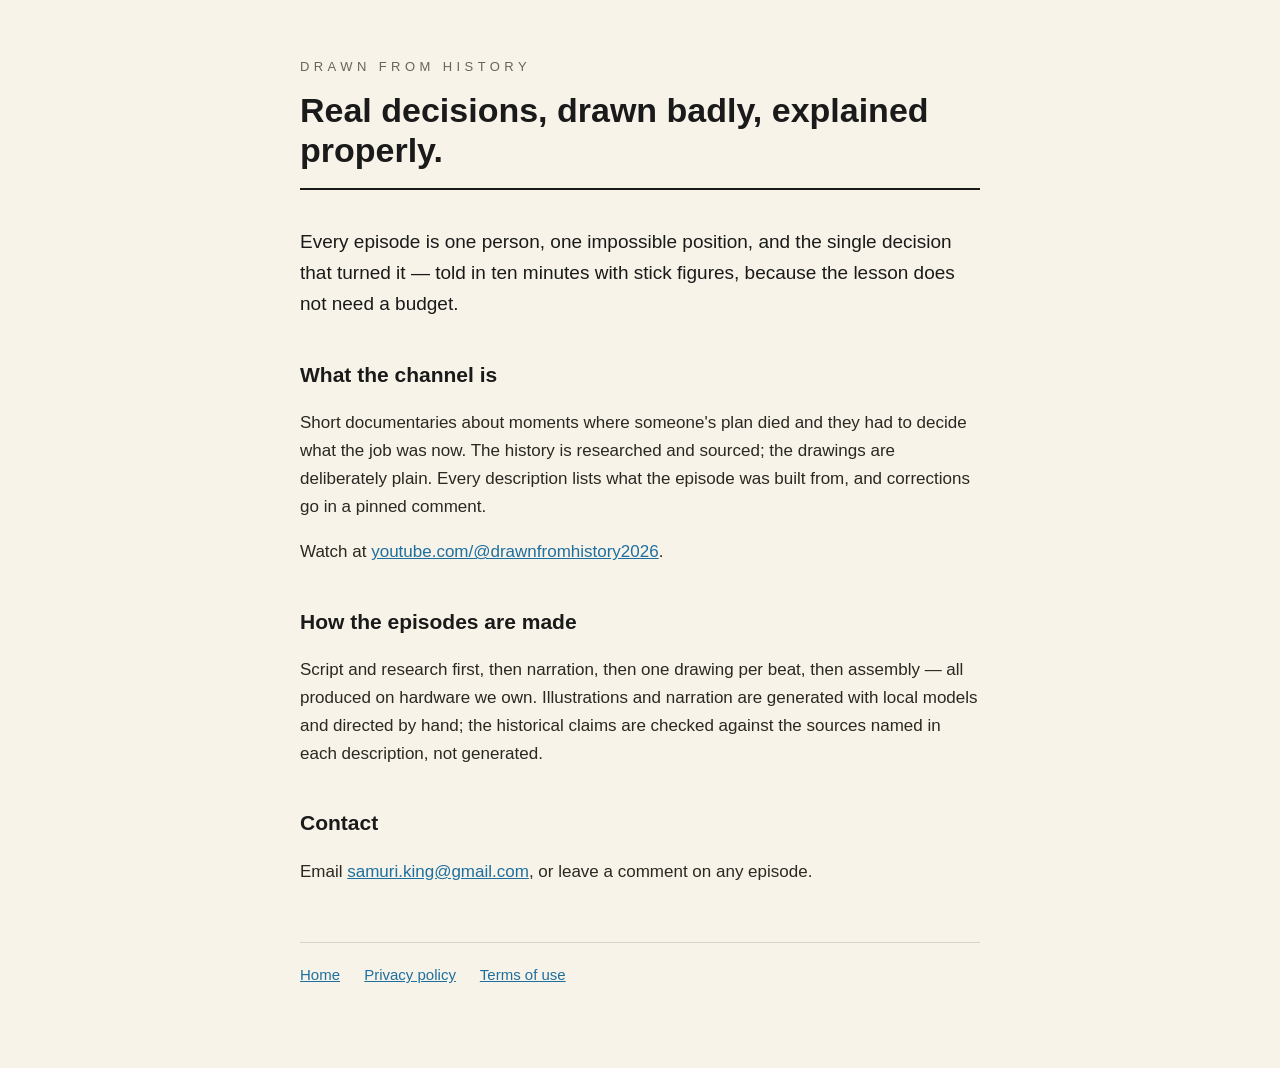
<file: index.html>
<!doctype html>
<html lang="en">
<head>
<meta charset="utf-8">
<meta name="viewport" content="width=device-width, initial-scale=1">
<title>Drawn From History</title>
<meta name="description" content="Real decisions, drawn badly, explained properly. Ten-minute stick-figure history, one decision per episode.">
<link rel="stylesheet" href="style.css">
</head>
<body>
<main>
  <header>
    <p class="brand">Drawn From History</p>
    <h1>Real decisions, drawn badly, explained properly.</h1>
  </header>

  <p class="tagline">Every episode is one person, one impossible position, and the single decision that turned
  it &mdash; told in ten minutes with stick figures, because the lesson does not need a budget.</p>

  <h2>What the channel is</h2>
  <p>Short documentaries about moments where someone's plan died and they had to decide what the job was now.
  The history is researched and sourced; the drawings are deliberately plain. Every description lists what the
  episode was built from, and corrections go in a pinned comment.</p>
  <p>Watch at <a href="https://www.youtube.com/@drawnfromhistory2026">youtube.com/@drawnfromhistory2026</a>.</p>

  <h2>How the episodes are made</h2>
  <p>Script and research first, then narration, then one drawing per beat, then assembly &mdash; all produced on
  hardware we own. Illustrations and narration are generated with local models and directed by hand; the
  historical claims are checked against the sources named in each description, not generated.</p>

  <h2>Contact</h2>
  <p>Email <a href="mailto:samuri.king@gmail.com">samuri.king@gmail.com</a>, or leave a comment on any episode.</p>

  <nav>
    <a href="/">Home</a>
    <a href="privacy.html">Privacy policy</a>
    <a href="terms.html">Terms of use</a>
  </nav>
</main>
</body>
</html>
</file>
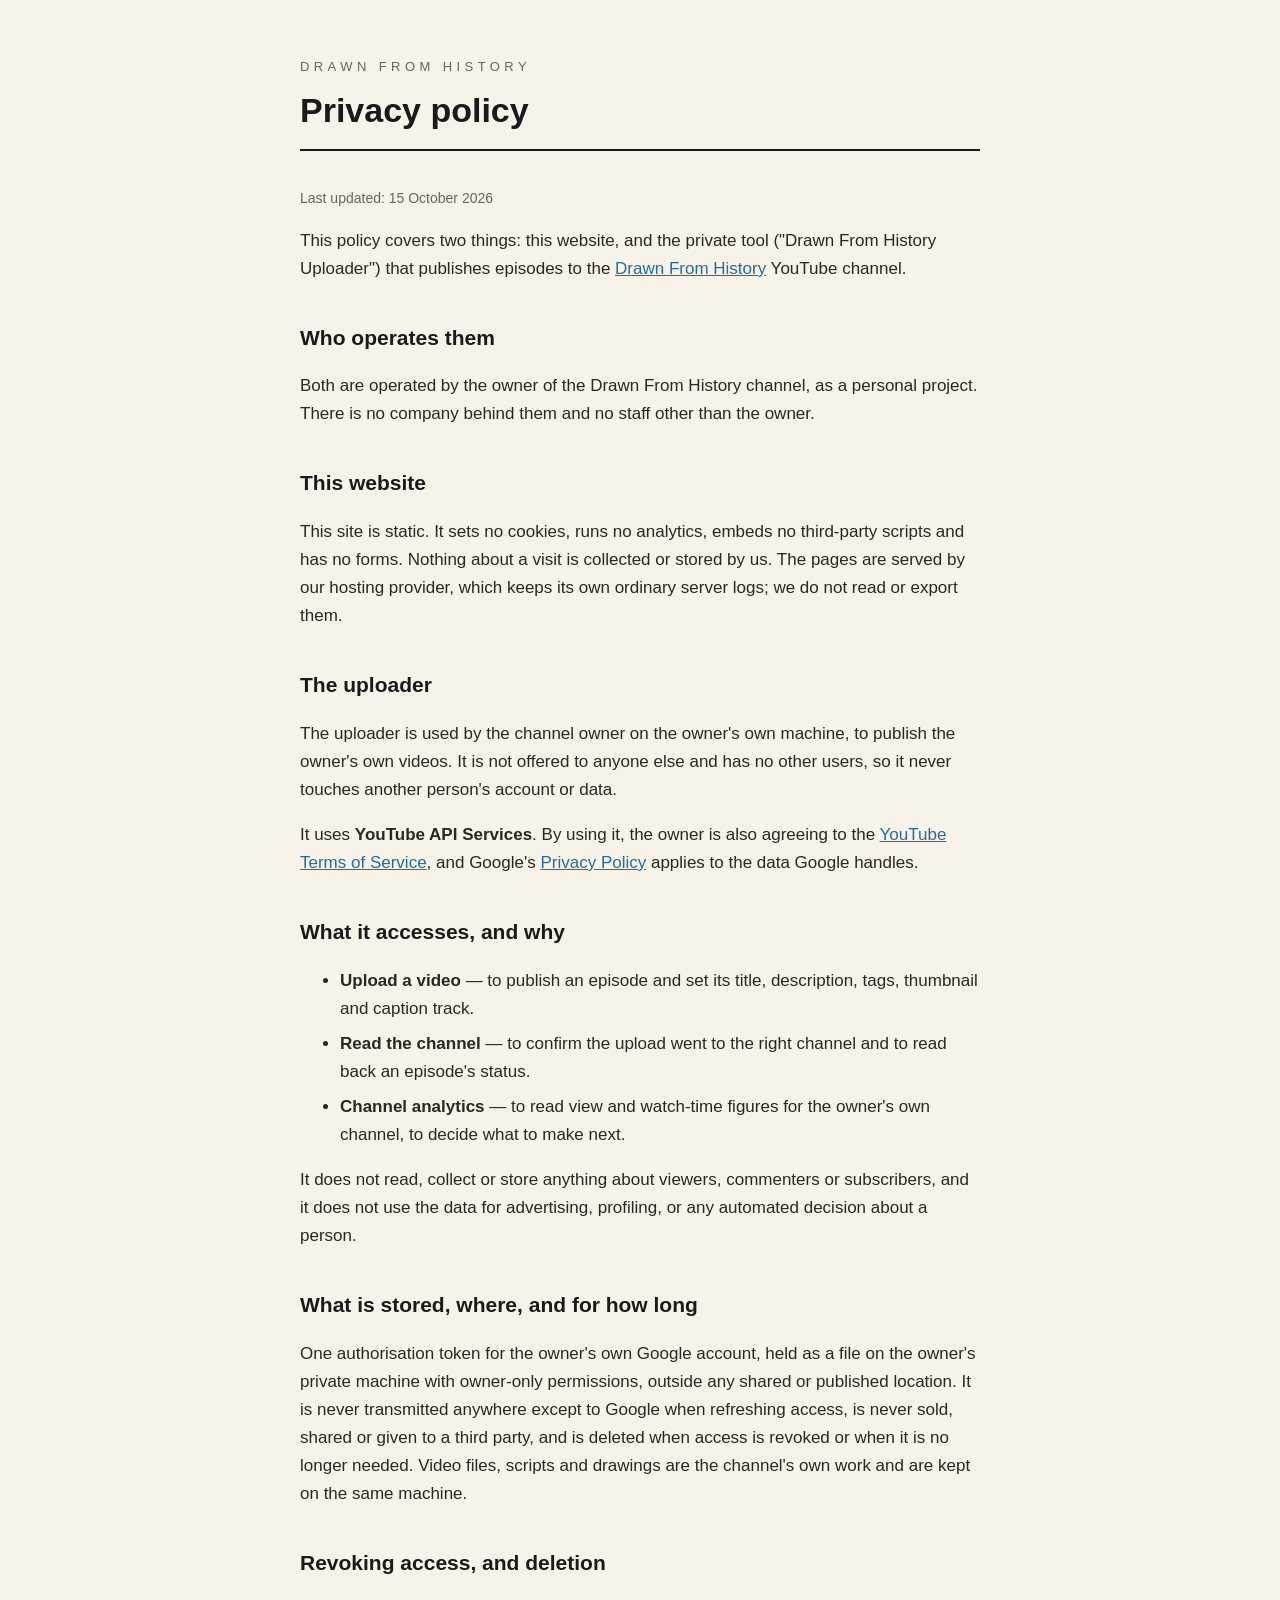
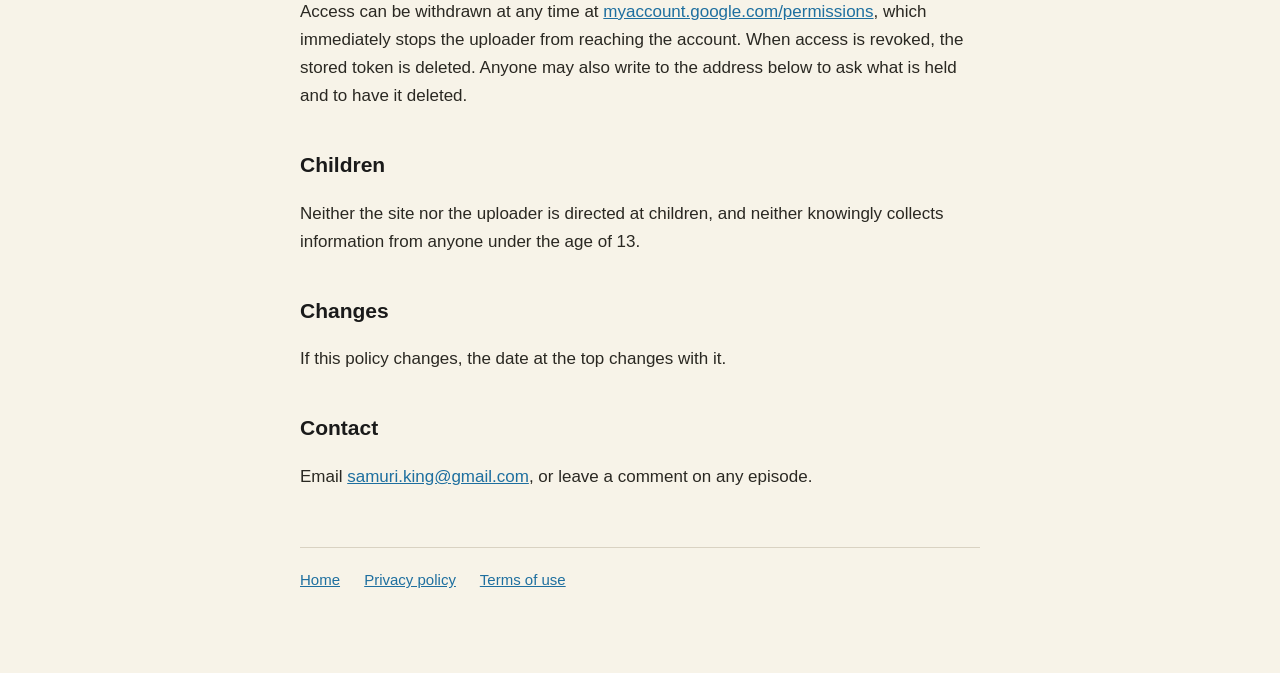
<file: privacy.html>
<!doctype html>
<html lang="en">
<head>
<meta charset="utf-8">
<meta name="viewport" content="width=device-width, initial-scale=1">
<title>Privacy policy &mdash; Drawn From History</title>
<meta name="description" content="How the Drawn From History uploader handles data, and how to revoke its access.">
<link rel="stylesheet" href="style.css">
</head>
<body>
<main>
  <header>
    <p class="brand">Drawn From History</p>
    <h1>Privacy policy</h1>
  </header>
  <p class="updated">Last updated: 15 October 2026</p>

  <p>This policy covers two things: this website, and the private tool ("Drawn From History Uploader") that
  publishes episodes to the <a href="https://www.youtube.com/@drawnfromhistory2026">Drawn From History</a>
  YouTube channel.</p>

  <h2>Who operates them</h2>
  <p>Both are operated by the owner of the Drawn From History channel, as a personal project. There is no company
  behind them and no staff other than the owner.</p>

  <h2>This website</h2>
  <p>This site is static. It sets no cookies, runs no analytics, embeds no third-party scripts and has no forms.
  Nothing about a visit is collected or stored by us. The pages are served by our hosting provider, which keeps
  its own ordinary server logs; we do not read or export them.</p>

  <h2>The uploader</h2>
  <p>The uploader is used by the channel owner on the owner's own machine, to publish the owner's own videos. It
  is not offered to anyone else and has no other users, so it never touches another person's account or data.</p>
  <p>It uses <strong>YouTube API Services</strong>. By using it, the owner is also agreeing to the
  <a href="https://www.youtube.com/t/terms">YouTube Terms of Service</a>, and Google's
  <a href="https://policies.google.com/privacy">Privacy Policy</a> applies to the data Google handles.</p>

  <h2>What it accesses, and why</h2>
  <ul>
    <li><strong>Upload a video</strong> &mdash; to publish an episode and set its title, description, tags,
      thumbnail and caption track.</li>
    <li><strong>Read the channel</strong> &mdash; to confirm the upload went to the right channel and to read back
      an episode's status.</li>
    <li><strong>Channel analytics</strong> &mdash; to read view and watch-time figures for the owner's own
      channel, to decide what to make next.</li>
  </ul>
  <p>It does not read, collect or store anything about viewers, commenters or subscribers, and it does not use
  the data for advertising, profiling, or any automated decision about a person.</p>

  <h2>What is stored, where, and for how long</h2>
  <p>One authorisation token for the owner's own Google account, held as a file on the owner's private machine
  with owner-only permissions, outside any shared or published location. It is never transmitted anywhere except
  to Google when refreshing access, is never sold, shared or given to a third party, and is deleted when access is
  revoked or when it is no longer needed. Video files, scripts and drawings are the channel's own work and are
  kept on the same machine.</p>

  <h2>Revoking access, and deletion</h2>
  <p>Access can be withdrawn at any time at
  <a href="https://myaccount.google.com/permissions">myaccount.google.com/permissions</a>, which immediately
  stops the uploader from reaching the account. When access is revoked, the stored token is deleted. Anyone may
  also write to the address below to ask what is held and to have it deleted.</p>

  <h2>Children</h2>
  <p>Neither the site nor the uploader is directed at children, and neither knowingly collects information from
  anyone under the age of 13.</p>

  <h2>Changes</h2>
  <p>If this policy changes, the date at the top changes with it.</p>

  <h2>Contact</h2>
  <p>Email <a href="mailto:samuri.king@gmail.com">samuri.king@gmail.com</a>, or leave a comment on any episode.</p>

  <nav>
    <a href="/">Home</a>
    <a href="privacy.html">Privacy policy</a>
    <a href="terms.html">Terms of use</a>
  </nav>
</main>
</body>
</html>
</file>
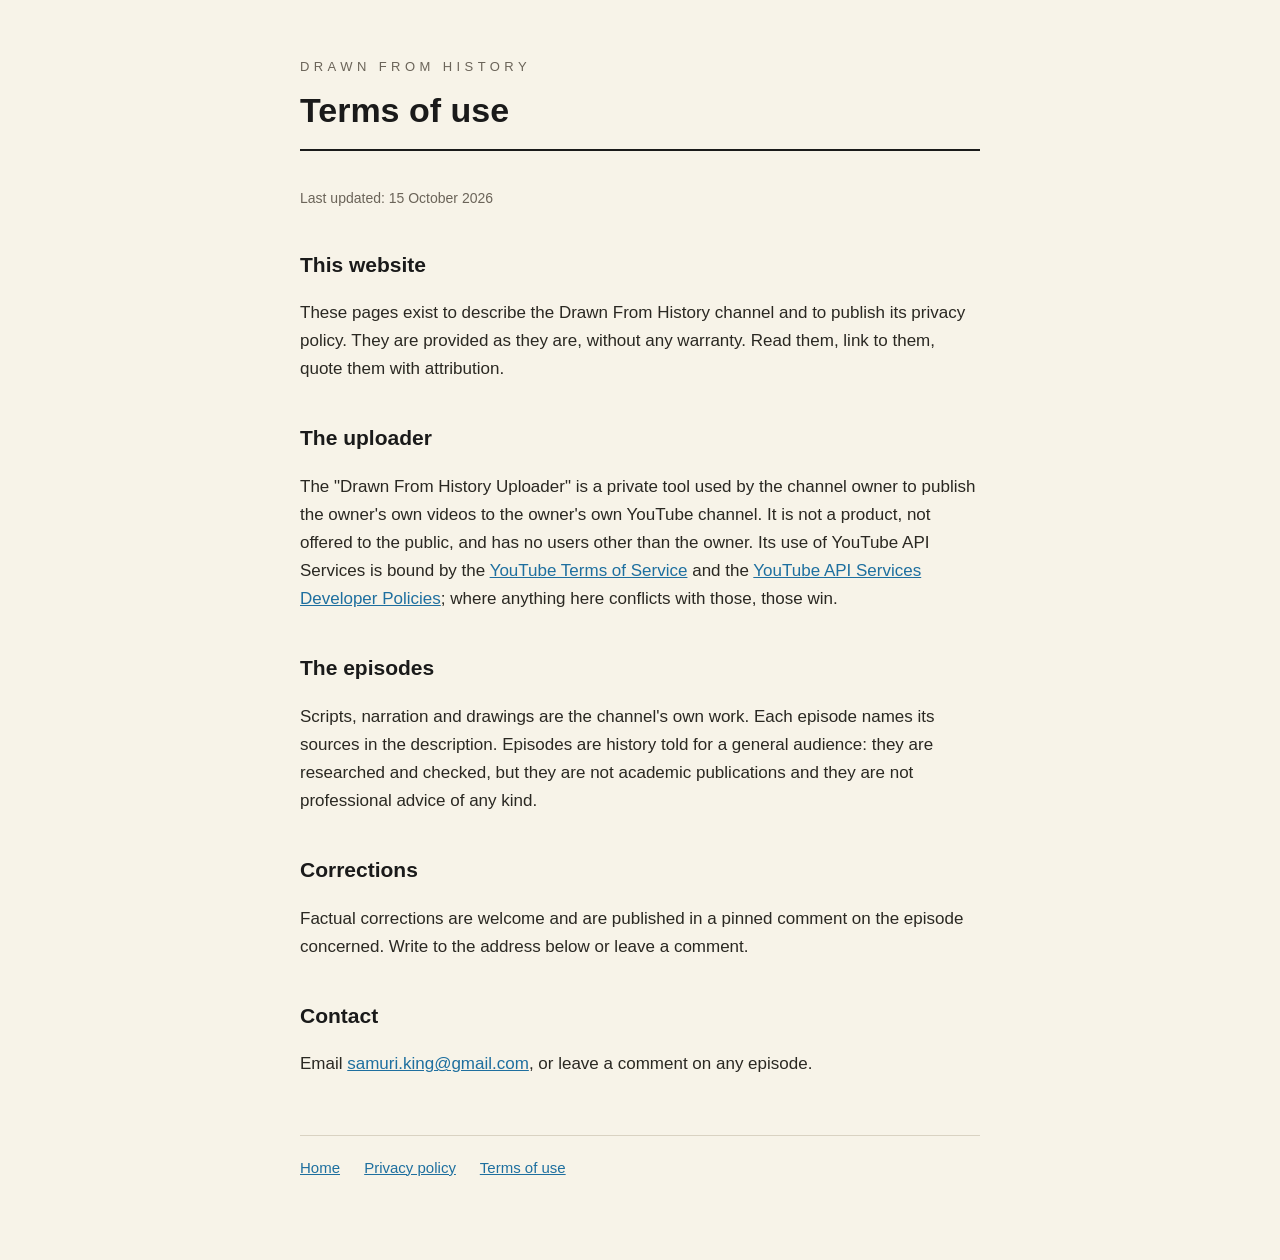
<file: terms.html>
<!doctype html>
<html lang="en">
<head>
<meta charset="utf-8">
<meta name="viewport" content="width=device-width, initial-scale=1">
<title>Terms of use &mdash; Drawn From History</title>
<meta name="description" content="Terms for this website and the Drawn From History uploader.">
<link rel="stylesheet" href="style.css">
</head>
<body>
<main>
  <header>
    <p class="brand">Drawn From History</p>
    <h1>Terms of use</h1>
  </header>
  <p class="updated">Last updated: 15 October 2026</p>

  <h2>This website</h2>
  <p>These pages exist to describe the Drawn From History channel and to publish its privacy policy. They are
  provided as they are, without any warranty. Read them, link to them, quote them with attribution.</p>

  <h2>The uploader</h2>
  <p>The "Drawn From History Uploader" is a private tool used by the channel owner to publish the owner's own
  videos to the owner's own YouTube channel. It is not a product, not offered to the public, and has no users
  other than the owner. Its use of YouTube API Services is bound by the
  <a href="https://www.youtube.com/t/terms">YouTube Terms of Service</a> and the
  <a href="https://developers.google.com/youtube/terms/developer-policies">YouTube API Services Developer
  Policies</a>; where anything here conflicts with those, those win.</p>

  <h2>The episodes</h2>
  <p>Scripts, narration and drawings are the channel's own work. Each episode names its sources in the
  description. Episodes are history told for a general audience: they are researched and checked, but they are
  not academic publications and they are not professional advice of any kind.</p>

  <h2>Corrections</h2>
  <p>Factual corrections are welcome and are published in a pinned comment on the episode concerned. Write to the
  address below or leave a comment.</p>

  <h2>Contact</h2>
  <p>Email <a href="mailto:samuri.king@gmail.com">samuri.king@gmail.com</a>, or leave a comment on any episode.</p>

  <nav>
    <a href="/">Home</a>
    <a href="privacy.html">Privacy policy</a>
    <a href="terms.html">Terms of use</a>
  </nav>
</main>
</body>
</html>
</file>
<file: style.css>
/* Drawn From History - the same sheet of paper the videos are drawn on. */
:root {
  --paper: #F7F3E8;
  --ink: #1A1A1A;
  --accent: #1E6F9F;
  --faded: #6B6459;
}
* { box-sizing: border-box; }
body {
  margin: 0;
  padding: 0 20px 80px;
  background: var(--paper);
  color: var(--ink);
  font: 17px/1.65 -apple-system, "Segoe UI", Roboto, "Helvetica Neue", Arial, sans-serif;
}
main { max-width: 680px; margin: 0 auto; }
header { padding: 56px 0 8px; border-bottom: 2px solid var(--ink); margin-bottom: 36px; }
.brand { font-size: 13px; letter-spacing: 0.34em; text-transform: uppercase; color: var(--faded); margin: 0 0 14px; }
h1 { font-size: 34px; line-height: 1.15; margin: 0 0 10px; }
.tagline { font-size: 19px; margin: 0 0 30px; color: var(--ink); }
h2 { font-size: 21px; margin: 38px 0 10px; }
p, li { color: #2A2822; }
li { margin-bottom: 7px; }
a { color: var(--accent); }
a:hover { color: var(--ink); }
.note { border-left: 3px solid var(--accent); padding: 2px 0 2px 16px; color: var(--faded); }
.updated { font-size: 14px; color: var(--faded); }
nav { margin-top: 56px; padding-top: 20px; border-top: 1px solid #D9D2C2; font-size: 15px; }
nav a { margin-right: 20px; }
@media (max-width: 480px) { h1 { font-size: 27px; } body { font-size: 16px; } }
</file>
